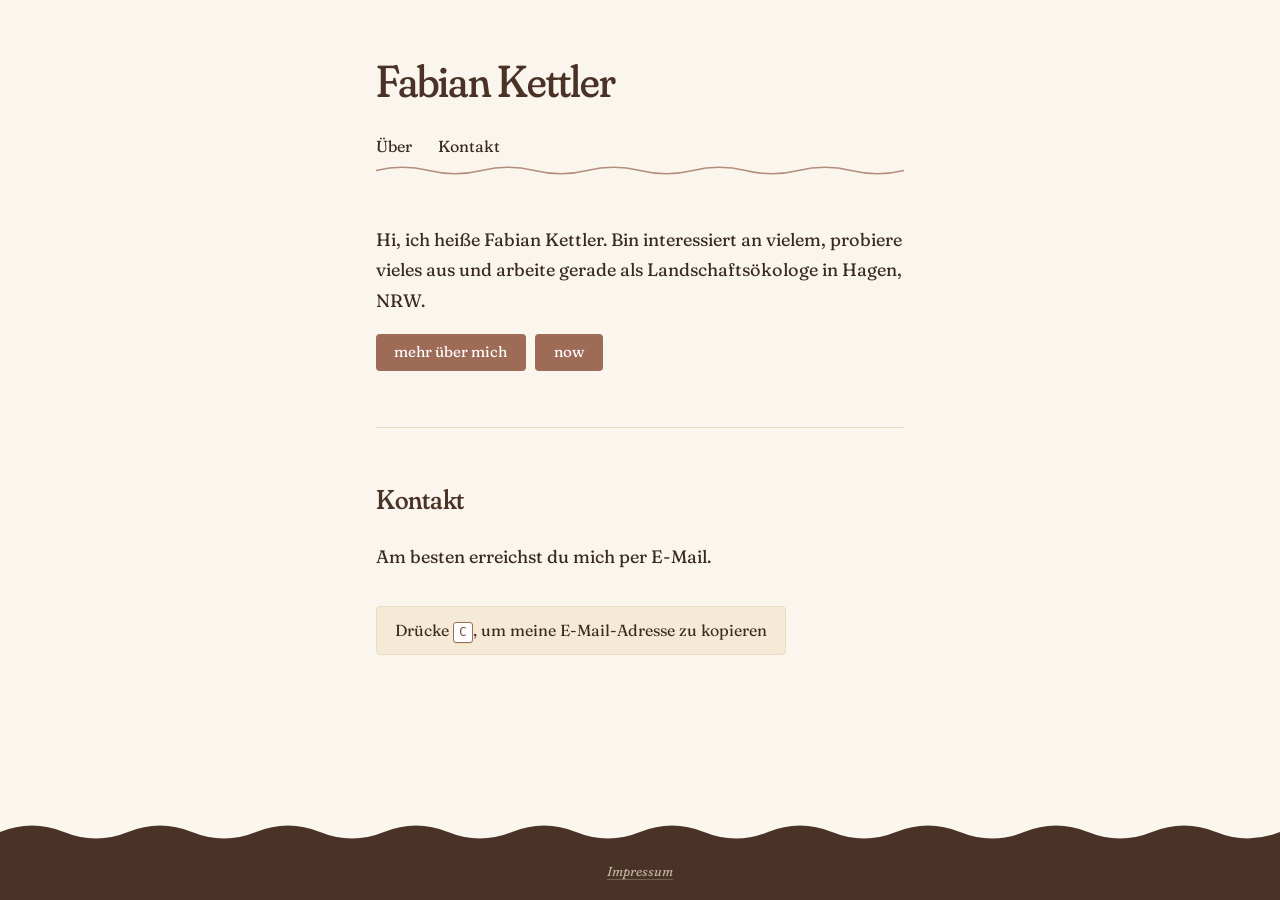
<file: index.html>
<!DOCTYPE html>
<html lang="de">
<head>
  <meta charset="UTF-8">
  <meta name="viewport" content="width=device-width, initial-scale=1.0">
  <title>Fabian Kettler</title>
  <meta name="description" content="Fabian Kettler — Landschaftsökologe in Hagen, NRW.">
  <link rel="icon" type="image/png" href="favicon_fk.png">
  <link rel="apple-touch-icon" href="favicon_fk.png">
  <meta name="robots" content="noai, noimageai, noindex">
  <meta name="GPTBot" content="noindex, nofollow">
  <meta name="ChatGPT-User" content="noindex, nofollow">
  <meta name="Google-Extended" content="noindex, nofollow">
  <meta name="CCBot" content="noindex, nofollow">
  <meta name="anthropic-ai" content="noindex, nofollow">
  <meta name="ClaudeBot" content="noindex, nofollow">
  <meta name="PerplexityBot" content="noindex, nofollow">
  <meta name="Bytespider" content="noindex, nofollow">
  <meta name="cohere-ai" content="noindex, nofollow">
  <link rel="preconnect" href="https://fonts.googleapis.com">
  <link rel="preconnect" href="https://fonts.gstatic.com" crossorigin>
  <link href="https://fonts.googleapis.com/css2?family=Fraunces:ital,opsz,wght,SOFT@0,9..144,300..700,0..100;1,9..144,300..700,0..100&display=swap" rel="stylesheet">
  <link rel="stylesheet" href="style.css">
</head>
<body>
  <div class="wrap">

    <header class="site-header">
      <h1><a href="index.html">Fabian Kettler</a></h1>
    </header>

    <nav class="topnav">
      <a href="#intro">Über</a>
      <a href="#kontakt">Kontakt</a>
    </nav>
    <div class="nav-wave-divider" aria-hidden="true">
      <svg viewBox="0 0 120 3" preserveAspectRatio="none" xmlns="http://www.w3.org/2000/svg">
        <path d="M 0 1.5 Q 6 0 12 1.5 T 24 1.5 T 36 1.5 T 48 1.5 T 60 1.5 T 72 1.5 T 84 1.5 T 96 1.5 T 108 1.5 T 120 1.5"
              fill="none" stroke="currentColor" stroke-width="1.5" stroke-linecap="round" vector-effect="non-scaling-stroke"/>
      </svg>
    </div>

    <main>

      <section id="intro">
        <p>
          Hi, ich heiße Fabian Kettler. Bin interessiert an vielem, probiere
          vieles aus und arbeite gerade als Landschaftsökologe in Hagen, NRW.
        </p>
        <div class="intro-buttons">
          <a href="ueber.html" class="btn">mehr über mich</a>
          <a href="now.html" class="btn">now</a>
        </div>
      </section>

      <div class="ornament" aria-hidden="true"></div>

      <section id="kontakt">
        <h2>Kontakt</h2>
        <p>
          Am besten erreichst du mich per E-Mail.
        </p>
        <button type="button" id="copy-email" class="copy-email" aria-live="polite">
          <span class="copy-email-label">Drücke <kbd>C</kbd>, um meine E-Mail-Adresse zu kopieren</span>
        </button>
      </section>

    </main>
  </div>

  <footer class="site-footer">
    <svg class="footer-wave" viewBox="0 0 60 3" preserveAspectRatio="none" aria-hidden="true">
      <path d="M 0 1.5 Q 1.5 0 3 1.5 T 6 1.5 T 9 1.5 T 12 1.5 T 15 1.5 T 18 1.5 T 21 1.5 T 24 1.5 T 27 1.5 T 30 1.5 T 33 1.5 T 36 1.5 T 39 1.5 T 42 1.5 T 45 1.5 T 48 1.5 T 51 1.5 T 54 1.5 T 57 1.5 T 60 1.5 L 60 3 L 0 3 Z"
            fill="currentColor"/>
    </svg>
    <div class="footer-inner">
      <p class="footer-meta"><a href="impressum.html">Impressum</a></p>
    </div>
  </footer>

  <script>
  (function () {
    var btn = document.getElementById('copy-email');
    if (!btn) return;
    var label = btn.querySelector('.copy-email-label');
    var defaultHTML = label.innerHTML;

    // ---- E-Mail-Adresse (zum Ändern hier anpassen) ----
    var user = 'laenglich.stueck5a';
    var host = 'icloud.com';
    var email = user + '@' + host;

    var resetTimer;

    function showCopied() {
      btn.classList.add('copied');
      label.textContent = 'E-Mail-Adresse in die Zwischenablage kopiert';
      clearTimeout(resetTimer);
      resetTimer = setTimeout(function () {
        btn.classList.remove('copied');
        label.innerHTML = defaultHTML;
      }, 4000);
    }

    function fallbackCopy() {
      var ta = document.createElement('textarea');
      ta.value = email;
      ta.setAttribute('readonly', '');
      ta.style.position = 'absolute';
      ta.style.left = '-9999px';
      document.body.appendChild(ta);
      ta.select();
      try { document.execCommand('copy'); } catch (e) {}
      document.body.removeChild(ta);
      showCopied();
    }

    function copyEmail() {
      if (navigator.clipboard && navigator.clipboard.writeText) {
        navigator.clipboard.writeText(email).then(showCopied, fallbackCopy);
      } else {
        fallbackCopy();
      }
    }

    document.addEventListener('keydown', function (e) {
      if (e.metaKey || e.ctrlKey || e.altKey) return;
      var t = e.target || {};
      var tag = (t.tagName || '').toLowerCase();
      if (tag === 'input' || tag === 'textarea' || t.isContentEditable) return;
      if (e.key === 'c' || e.key === 'C') {
        e.preventDefault();
        copyEmail();
      }
    });

    btn.addEventListener('click', copyEmail);
  })();
  </script>
</body>
</html>
</file>
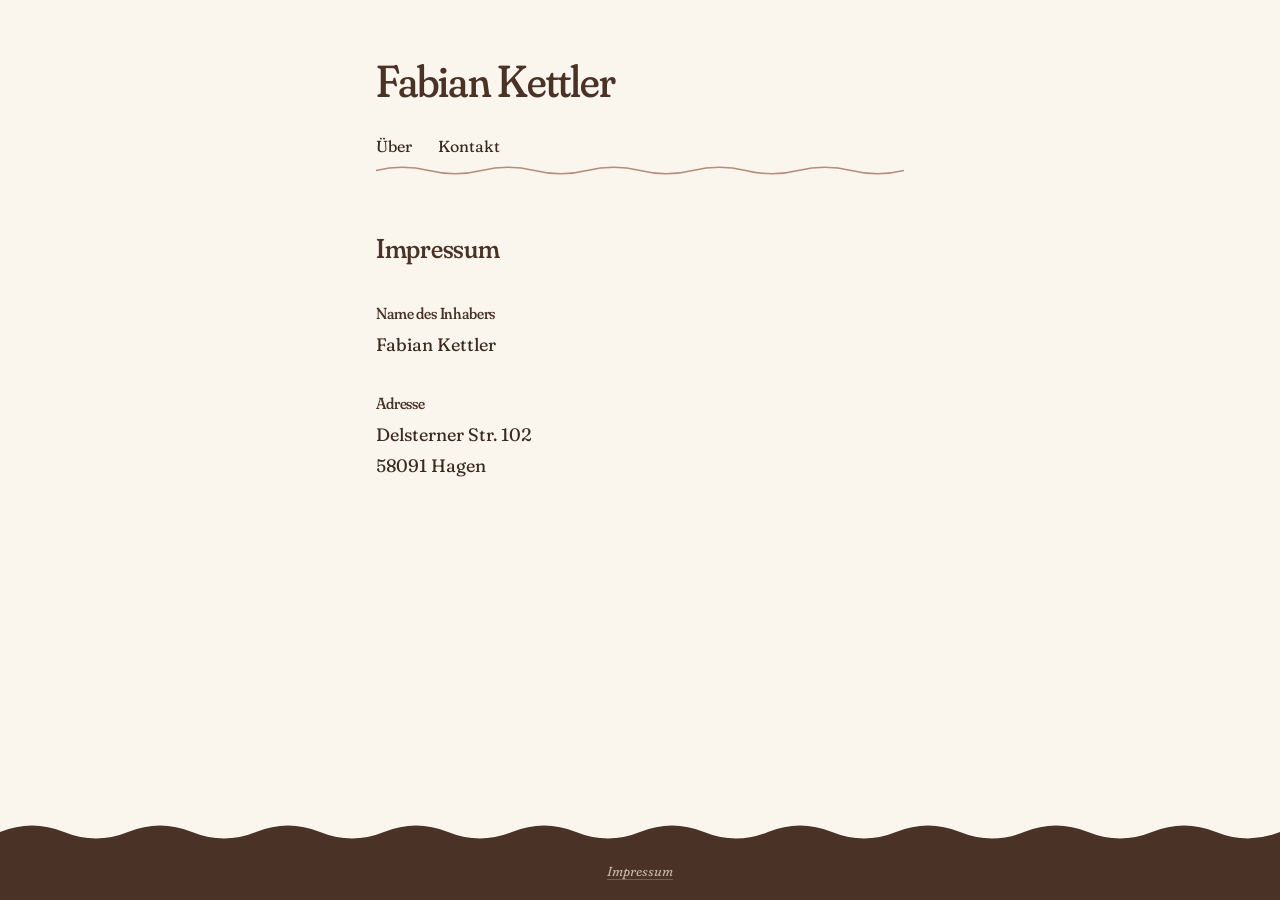
<file: impressum.html>
<!DOCTYPE html>
<html lang="de">
<head>
  <meta charset="UTF-8">
  <meta name="viewport" content="width=device-width, initial-scale=1.0">
  <title>Impressum — Fabian Kettler</title>
  <link rel="icon" type="image/png" href="favicon_fk.png">
  <link rel="apple-touch-icon" href="favicon_fk.png">
  <meta name="robots" content="noai, noimageai, noindex">
  <meta name="GPTBot" content="noindex, nofollow">
  <meta name="ChatGPT-User" content="noindex, nofollow">
  <meta name="ClaudeBot" content="noindex, nofollow">
  <link rel="preconnect" href="https://fonts.googleapis.com">
  <link rel="preconnect" href="https://fonts.gstatic.com" crossorigin>
  <link href="https://fonts.googleapis.com/css2?family=Fraunces:ital,opsz,wght,SOFT@0,9..144,300..700,0..100;1,9..144,300..700,0..100&display=swap" rel="stylesheet">
  <link rel="stylesheet" href="style.css">
</head>
<body>
  <div class="wrap">

    <header class="site-header">
      <h1><a href="index.html">Fabian Kettler</a></h1>
    </header>

    <nav class="topnav">
      <a href="index.html#intro">Über</a>
      <a href="index.html#kontakt">Kontakt</a>
    </nav>
    <div class="nav-wave-divider" aria-hidden="true">
      <svg viewBox="0 0 120 3" preserveAspectRatio="none" xmlns="http://www.w3.org/2000/svg">
        <path d="M 0 1.5 Q 6 0 12 1.5 T 24 1.5 T 36 1.5 T 48 1.5 T 60 1.5 T 72 1.5 T 84 1.5 T 96 1.5 T 108 1.5 T 120 1.5"
              fill="none" stroke="currentColor" stroke-width="1.5" stroke-linecap="round" vector-effect="non-scaling-stroke"/>
      </svg>
    </div>

    <main>
      <section>
        <h2>Impressum</h2>

        <div class="impressum-block">
          <h2>Name des Inhabers</h2>
          <p>Fabian Kettler</p>

          <h2>Adresse</h2>
          <p>Delsterner Str. 102<br>58091 Hagen</p>
        </div>
      </section>
    </main>
  </div>

  <footer class="site-footer">
    <svg class="footer-wave" viewBox="0 0 60 3" preserveAspectRatio="none" aria-hidden="true">
      <path d="M 0 1.5 Q 1.5 0 3 1.5 T 6 1.5 T 9 1.5 T 12 1.5 T 15 1.5 T 18 1.5 T 21 1.5 T 24 1.5 T 27 1.5 T 30 1.5 T 33 1.5 T 36 1.5 T 39 1.5 T 42 1.5 T 45 1.5 T 48 1.5 T 51 1.5 T 54 1.5 T 57 1.5 T 60 1.5 L 60 3 L 0 3 Z"
            fill="currentColor"/>
    </svg>
    <div class="footer-inner">
      <p class="footer-meta"><a href="impressum.html">Impressum</a></p>
    </div>
  </footer>
</body>
</html>
</file>
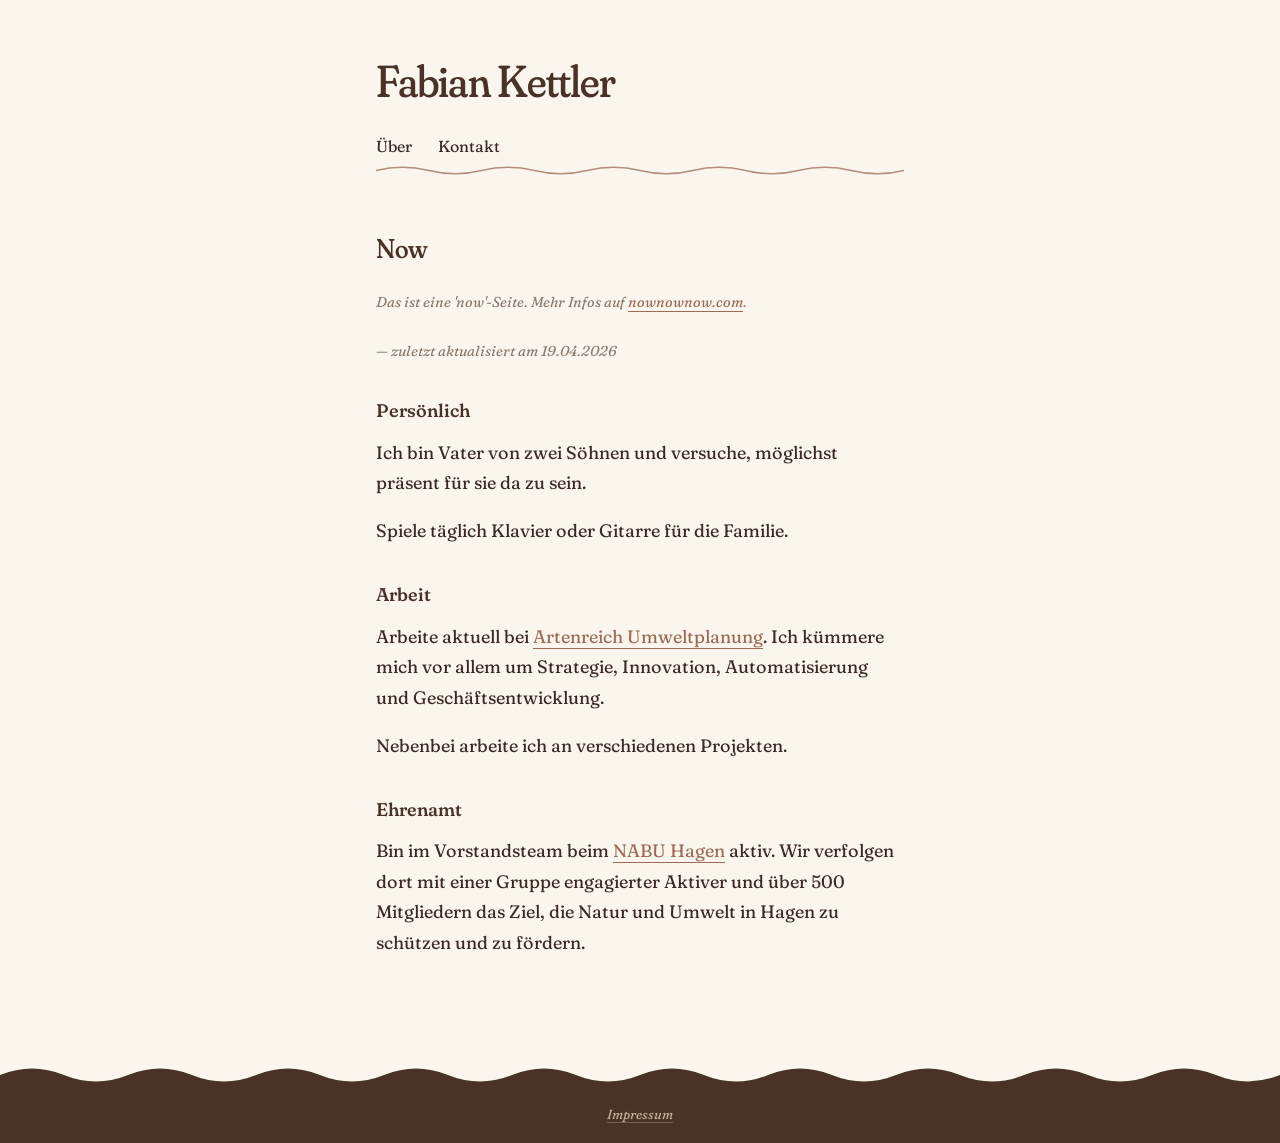
<file: now.html>
<!DOCTYPE html>
<html lang="de">
<head>
  <meta charset="UTF-8">
  <meta name="viewport" content="width=device-width, initial-scale=1.0">
  <title>Now — Fabian Kettler</title>
  <meta name="description" content="Was Fabian Kettler gerade macht.">
  <link rel="icon" type="image/png" href="favicon_fk.png">
  <link rel="apple-touch-icon" href="favicon_fk.png">
  <meta name="robots" content="noai, noimageai, noindex">
  <meta name="GPTBot" content="noindex, nofollow">
  <meta name="ChatGPT-User" content="noindex, nofollow">
  <meta name="Google-Extended" content="noindex, nofollow">
  <meta name="CCBot" content="noindex, nofollow">
  <meta name="anthropic-ai" content="noindex, nofollow">
  <meta name="ClaudeBot" content="noindex, nofollow">
  <meta name="PerplexityBot" content="noindex, nofollow">
  <link rel="preconnect" href="https://fonts.googleapis.com">
  <link rel="preconnect" href="https://fonts.gstatic.com" crossorigin>
  <link href="https://fonts.googleapis.com/css2?family=Fraunces:ital,opsz,wght,SOFT@0,9..144,300..700,0..100;1,9..144,300..700,0..100&display=swap" rel="stylesheet">
  <link rel="stylesheet" href="style.css">
</head>
<body>
  <div class="wrap">

    <header class="site-header">
      <h1><a href="index.html">Fabian Kettler</a></h1>
    </header>

    <nav class="topnav">
      <a href="index.html#intro">Über</a>
      <a href="index.html#kontakt">Kontakt</a>
    </nav>
    <div class="nav-wave-divider" aria-hidden="true">
      <svg viewBox="0 0 120 3" preserveAspectRatio="none" xmlns="http://www.w3.org/2000/svg">
        <path d="M 0 1.5 Q 6 0 12 1.5 T 24 1.5 T 36 1.5 T 48 1.5 T 60 1.5 T 72 1.5 T 84 1.5 T 96 1.5 T 108 1.5 T 120 1.5"
              fill="none" stroke="currentColor" stroke-width="1.5" stroke-linecap="round" vector-effect="non-scaling-stroke"/>
      </svg>
    </div>

    <main>

      <section id="now">
        <h2>Now</h2>
        <p class="now-meta">
          Das ist eine 'now'-Seite. Mehr Infos auf
          <a href="https://nownownow.com/">nownownow.com</a>.
        </p>
        <p class="now-meta">— zuletzt aktualisiert am 19.04.2026</p>

        <h3>Persönlich</h3>
        <p>
          Ich bin Vater von zwei Söhnen und versuche, möglichst präsent für sie
          da zu sein.
        </p>
        <p>
          Spiele täglich Klavier oder Gitarre für die Familie.
        </p>

        <h3>Arbeit</h3>
        <p>
          Arbeite aktuell bei
          <a href="https://www.artenreich.eu/">Artenreich Umweltplanung</a>.
          Ich kümmere mich vor allem um Strategie, Innovation, Automatisierung
          und Geschäftsentwicklung.
        </p>
        <p>
          Nebenbei arbeite ich an verschiedenen Projekten.
        </p>

        <h3>Ehrenamt</h3>
        <p>
          Bin im Vorstandsteam beim
          <a href="https://www.nabu-hagen.de/">NABU Hagen</a> aktiv. Wir verfolgen
          dort mit einer Gruppe engagierter Aktiver und über 500 Mitgliedern
          das Ziel, die Natur und Umwelt in Hagen zu schützen und zu fördern.
        </p>
      </section>

    </main>
  </div>

  <footer class="site-footer">
    <svg class="footer-wave" viewBox="0 0 60 3" preserveAspectRatio="none" aria-hidden="true">
      <path d="M 0 1.5 Q 1.5 0 3 1.5 T 6 1.5 T 9 1.5 T 12 1.5 T 15 1.5 T 18 1.5 T 21 1.5 T 24 1.5 T 27 1.5 T 30 1.5 T 33 1.5 T 36 1.5 T 39 1.5 T 42 1.5 T 45 1.5 T 48 1.5 T 51 1.5 T 54 1.5 T 57 1.5 T 60 1.5 L 60 3 L 0 3 Z"
            fill="currentColor"/>
    </svg>
    <div class="footer-inner">
      <p class="footer-meta"><a href="impressum.html">Impressum</a></p>
    </div>
  </footer>
</body>
</html>
</file>
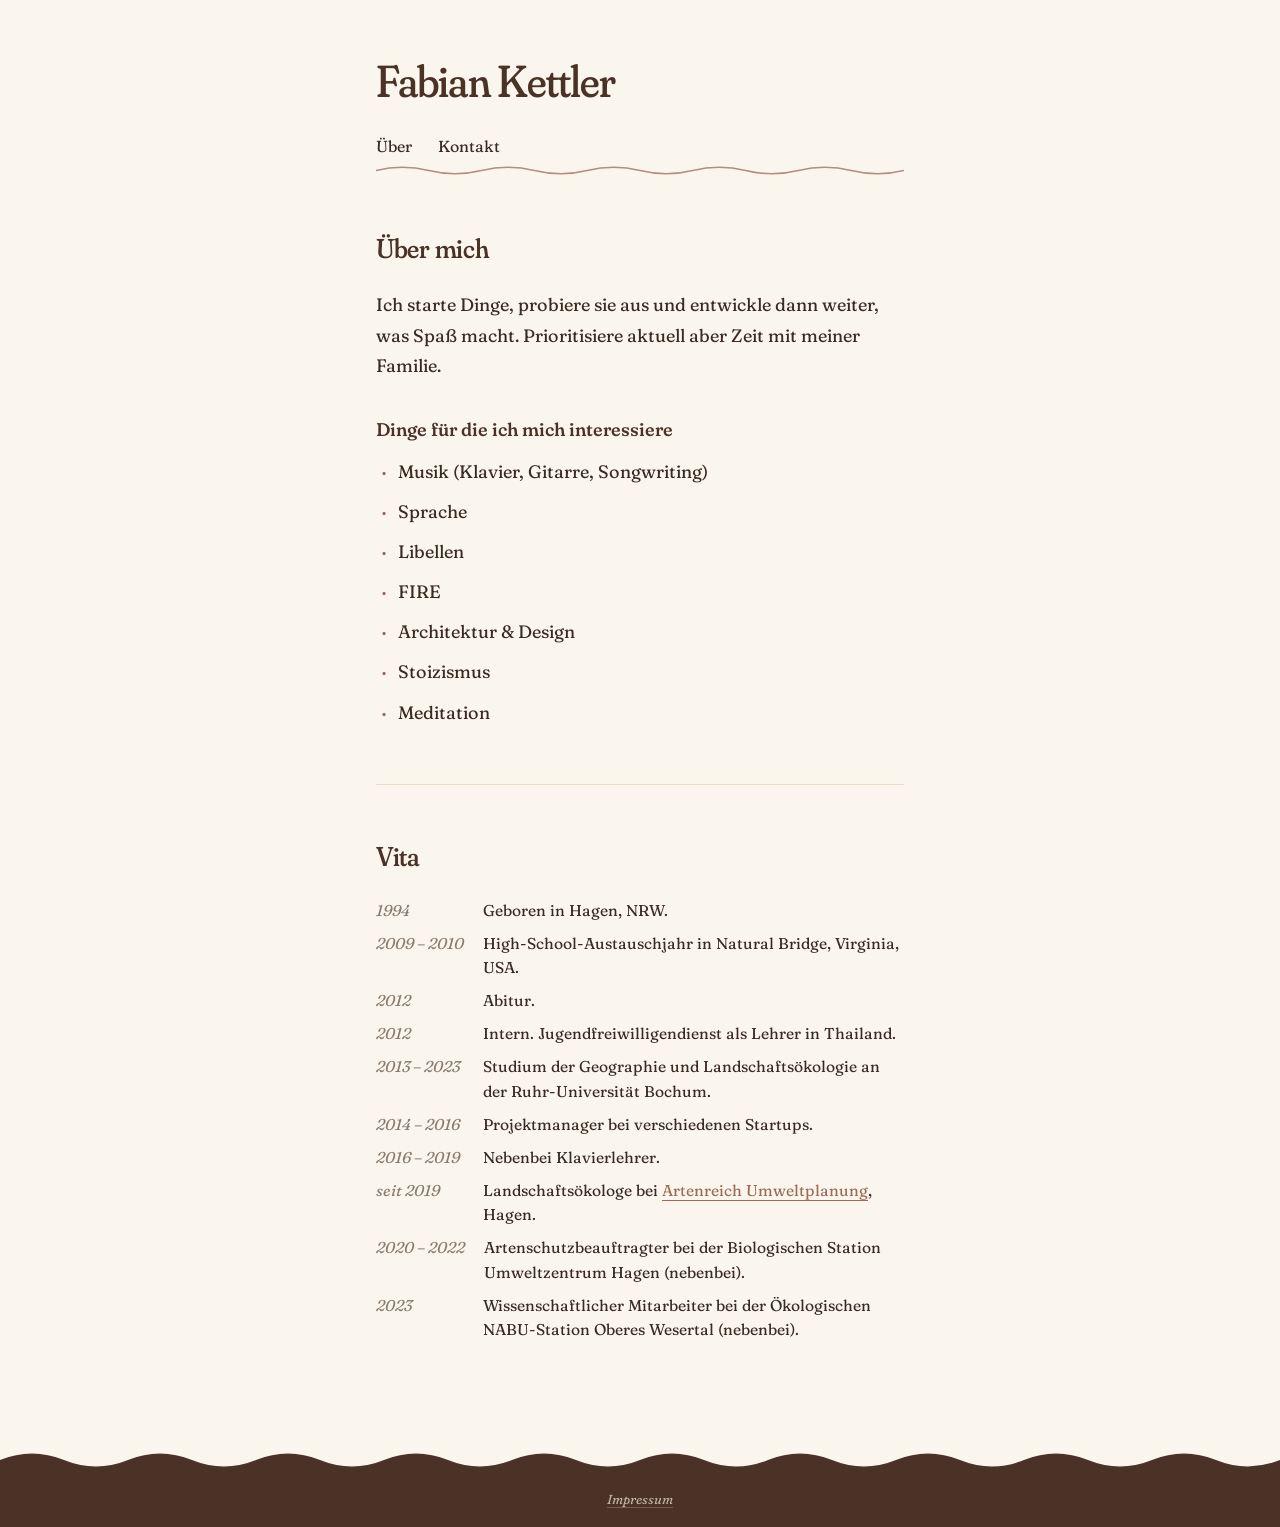
<file: ueber.html>
<!DOCTYPE html>
<html lang="de">
<head>
  <meta charset="UTF-8">
  <meta name="viewport" content="width=device-width, initial-scale=1.0">
  <title>Über mich — Fabian Kettler</title>
  <meta name="description" content="Über Fabian Kettler.">
  <link rel="icon" type="image/png" href="favicon_fk.png">
  <link rel="apple-touch-icon" href="favicon_fk.png">
  <meta name="robots" content="noai, noimageai, noindex">
  <meta name="GPTBot" content="noindex, nofollow">
  <meta name="ChatGPT-User" content="noindex, nofollow">
  <meta name="Google-Extended" content="noindex, nofollow">
  <meta name="CCBot" content="noindex, nofollow">
  <meta name="anthropic-ai" content="noindex, nofollow">
  <meta name="ClaudeBot" content="noindex, nofollow">
  <meta name="PerplexityBot" content="noindex, nofollow">
  <link rel="preconnect" href="https://fonts.googleapis.com">
  <link rel="preconnect" href="https://fonts.gstatic.com" crossorigin>
  <link href="https://fonts.googleapis.com/css2?family=Fraunces:ital,opsz,wght,SOFT@0,9..144,300..700,0..100;1,9..144,300..700,0..100&display=swap" rel="stylesheet">
  <link rel="stylesheet" href="style.css">
</head>
<body>
  <div class="wrap">

    <header class="site-header">
      <h1><a href="index.html">Fabian Kettler</a></h1>
    </header>

    <nav class="topnav">
      <a href="index.html#intro">Über</a>
      <a href="index.html#kontakt">Kontakt</a>
    </nav>
    <div class="nav-wave-divider" aria-hidden="true">
      <svg viewBox="0 0 120 3" preserveAspectRatio="none" xmlns="http://www.w3.org/2000/svg">
        <path d="M 0 1.5 Q 6 0 12 1.5 T 24 1.5 T 36 1.5 T 48 1.5 T 60 1.5 T 72 1.5 T 84 1.5 T 96 1.5 T 108 1.5 T 120 1.5"
              fill="none" stroke="currentColor" stroke-width="1.5" stroke-linecap="round" vector-effect="non-scaling-stroke"/>
      </svg>
    </div>

    <main>

      <section id="ueber">
        <h2>Über mich</h2>
        <p>
          Ich starte Dinge, probiere sie aus und entwickle dann weiter, was Spaß
          macht. Prioritisiere aktuell aber Zeit mit meiner Familie.
        </p>

        <h3>Dinge für die ich mich interessiere</h3>
        <ul class="clean">
          <li>Musik (Klavier, Gitarre, Songwriting)</li>
          <li>Sprache</li>
          <li>Libellen</li>
          <li>FIRE</li>
          <li>Architektur &amp; Design</li>
          <li>Stoizismus</li>
          <li>Meditation</li>
        </ul>
      </section>

      <div class="ornament" aria-hidden="true"></div>

      <section id="vita">
        <h2>Vita</h2>
        <ul class="vita">
          <li><span class="year">1994</span><span>Geboren in Hagen, NRW.</span></li>
          <li><span class="year">2009 – 2010</span><span>High-School-Austauschjahr in Natural Bridge, Virginia, USA.</span></li>
          <li><span class="year">2012</span><span>Abitur.</span></li>
          <li><span class="year">2012</span><span>Intern. Jugendfreiwilligendienst als Lehrer in Thailand.</span></li>
          <li><span class="year">2013 – 2023</span><span>Studium der Geographie und Landschaftsökologie an der Ruhr-Universität Bochum.</span></li>
          <li><span class="year">2014 – 2016</span><span>Projektmanager bei verschiedenen Startups.</span></li>
          <li><span class="year">2016 – 2019</span><span>Nebenbei Klavierlehrer.</span></li>
          <li><span class="year">seit 2019</span><span>Landschaftsökologe bei <a href="https://www.artenreich.eu/" target="_blank" rel="noopener">Artenreich Umweltplanung</a>, Hagen.</span></li>
          <li><span class="year">2020 – 2022</span><span>Artenschutzbeauftragter bei der Biologischen Station Umweltzentrum Hagen (nebenbei).</span></li>
          <li><span class="year">2023</span><span>Wissenschaftlicher Mitarbeiter bei der Ökologischen NABU-Station Oberes Wesertal (nebenbei).</span></li>
        </ul>
      </section>

    </main>
  </div>

  <footer class="site-footer">
    <svg class="footer-wave" viewBox="0 0 60 3" preserveAspectRatio="none" aria-hidden="true">
      <path d="M 0 1.5 Q 1.5 0 3 1.5 T 6 1.5 T 9 1.5 T 12 1.5 T 15 1.5 T 18 1.5 T 21 1.5 T 24 1.5 T 27 1.5 T 30 1.5 T 33 1.5 T 36 1.5 T 39 1.5 T 42 1.5 T 45 1.5 T 48 1.5 T 51 1.5 T 54 1.5 T 57 1.5 T 60 1.5 L 60 3 L 0 3 Z"
            fill="currentColor"/>
    </svg>
    <div class="footer-inner">
      <p class="footer-meta"><a href="impressum.html">Impressum</a></p>
    </div>
  </footer>
</body>
</html>
</file>
<file: style.css>
/* ============================================
   FABIAN KETTLER — style.css
   Gemeinsame Styles für alle Seiten
   ============================================ */

:root {
  --bg:           #faf6ee;
  --bg-soft:      #f4ead6;
  --text:         #3a2a20;
  --text-muted:   #8a7c6d;
  --accent:       #9d6b56;
  --accent-strong:#7c5443;
  --brown-dark:   #4a3326;
  --border:       #e8dcc4;
  --max-width:    36rem;
}

*, *::before, *::after { box-sizing: border-box; }
html { scroll-behavior: smooth; background: var(--brown-dark); }

body {
  margin: 0;
  background: var(--bg);
  color: var(--text);
  font-family: 'Fraunces', Georgia, 'Times New Roman', serif;
  font-variation-settings: "SOFT" 70, "opsz" 14;
  font-size: 18px;
  line-height: 1.7;
  -webkit-font-smoothing: antialiased;
  -moz-osx-font-smoothing: grayscale;
  display: flex;
  flex-direction: column;
  min-height: 100vh;
  min-height: 100dvh;
}

.wrap {
  max-width: var(--max-width);
  width: 100%;
  margin: 0 auto;
  padding: 3.5rem 1.5rem 0;
  flex: 1 0 auto;
}

/* ---- Header ---- */

header.site-header { margin-bottom: 1.2rem; }

header.site-header h1 {
  font-family: 'Fraunces', serif;
  font-variation-settings: "SOFT" 100, "opsz" 144, "wght" 450;
  font-size: clamp(2.2rem, 5vw, 2.8rem);
  letter-spacing: -0.02em;
  margin: 0;
  line-height: 1.1;
  color: var(--brown-dark);
}

header.site-header h1 a {
  color: inherit;
  text-decoration: none;
  border: none;
  transition: color 0.2s ease;
}
header.site-header h1 a:hover { color: var(--accent); }

/* ---- Navigation ---- */

nav.topnav {
  margin-bottom: 0;
  padding: 0.4rem 0 0.15rem;
}

nav.topnav a {
  color: var(--text);
  text-decoration: none;
  margin-right: 1.4rem;
  font-size: 1rem;
  border-bottom: 1px solid transparent;
  padding-bottom: 2px;
  transition: color 0.2s ease, border-color 0.2s ease;
}

nav.topnav a:hover,
nav.topnav a.active {
  color: var(--accent);
  border-bottom-color: var(--accent);
}

/* Nav-Trennwelle (ersetzt den Strich) */
.nav-wave-divider {
  margin-bottom: 3rem;
  line-height: 0;
}
.nav-wave-divider svg {
  display: block;
  width: 100%;
  height: 13px;
  color: var(--accent);
  opacity: 0.75;
}

/* ---- Sektionen ---- */

section { margin-bottom: 3.5rem; }

section h2 {
  font-family: 'Fraunces', serif;
  font-variation-settings: "SOFT" 90, "opsz" 96, "wght" 500;
  font-size: 1.7rem;
  letter-spacing: -0.01em;
  margin: 0 0 1.2rem;
  color: var(--brown-dark);
}
section h2 a { color: inherit; border: none; transition: color 0.2s ease; }
section h2 a:hover { color: var(--accent); }

section h3 {
  font-family: 'Fraunces', serif;
  font-variation-settings: "SOFT" 80, "opsz" 36, "wght" 550;
  font-size: 1.15rem;
  margin: 2rem 0 0.7rem;
  color: var(--brown-dark);
}

p { margin: 0 0 1.1rem; }

a {
  color: var(--accent);
  text-decoration: none;
  border-bottom: 1px solid var(--accent);
  transition: color 0.2s ease, border-color 0.2s ease;
}
a:hover { color: var(--accent-strong); border-bottom-color: var(--accent-strong); }

/* ---- Link-Zeilen (→ Mehr über mich) ---- */
.arrow-links {
  display: flex;
  gap: 1.5rem;
  flex-wrap: wrap;
  margin-top: 0.3rem;
}
.arrow-links a { font-style: italic; }

/* ---- Button ---- */
.btn {
  display: inline-block;
  background: var(--accent);
  color: #fff !important;
  padding: 0.45rem 1.15rem;
  border-radius: 4px;
  font-size: 0.95rem;
  border: none !important;
  font-style: normal;
  transition: background 0.2s ease, transform 0.1s ease;
  cursor: pointer;
  line-height: 1.5;
  margin-top: 0.6rem;
}
.btn:hover {
  background: var(--accent-strong);
  color: #fff !important;
  border: none !important;
  transform: translateY(-1px);
}

/* ---- Buttons im Intro nebeneinander ---- */
.intro-buttons {
  display: flex;
  gap: 0.6rem;
  flex-wrap: wrap;
  margin-top: 0.6rem;
}
.intro-buttons .btn { margin-top: 0; }

/* ---- Projektbilder ---- */
.project-image {
  max-width: 100%;
  height: auto;
  display: block;
  margin: 1.5rem 0 0.4rem;
  border-radius: 3px;
}
.img-scroll {
  overflow-x: auto;
  -webkit-overflow-scrolling: touch;
  margin: 1.5rem 0 0.4rem;
}
.img-scroll img { max-width: 100%; height: auto; display: block; }
.image-caption {
  font-size: 0.87rem;
  color: var(--text-muted);
  font-style: italic;
  margin: 0 0 1.5rem;
}

/* ---- Download-Bereich ---- */
.download-section {
  background: var(--bg-soft);
  border-radius: 4px;
  padding: 1.2rem 1.4rem;
  margin: 2rem 0;
}
.download-note {
  font-size: 0.9rem;
  color: var(--text-muted);
  margin: 0.7rem 0 0;
  font-style: italic;
}

/* ---- Clean-Liste ---- */
ul.clean { list-style: none; padding: 0; margin: 0 0 1.2rem; }
ul.clean li {
  position: relative;
  padding-left: 1.4rem;
  margin-bottom: 0.6rem;
}
ul.clean li::before {
  content: "·";
  position: absolute;
  left: 0.3rem;
  color: var(--accent);
  font-size: 1.4rem;
  line-height: 1.3;
}

/* ---- Vita ---- */
ul.vita { list-style: none; padding: 0; margin: 1rem 0 0; }
ul.vita li {
  display: flex;
  gap: 1.2rem;
  align-items: baseline;
  margin-bottom: 0.55rem;
  font-size: 0.98rem;
  line-height: 1.55;
}
ul.vita .year {
  flex: 0 0 5.5rem;
  font-style: italic;
  color: var(--text-muted);
  font-feature-settings: "tnum";
  white-space: nowrap;
}

/* ---- Artikel-Liste ---- */
ul.article-list { list-style: none; padding: 0; margin: 0; }
ul.article-list li {
  padding: 1rem 0;
  border-top: 1px solid var(--border);
}
ul.article-list li:last-child { border-bottom: 1px solid var(--border); }

.article-header {
  display: flex;
  align-items: baseline;
  gap: 0.8rem;
  flex-wrap: wrap;
  margin-bottom: 0.25rem;
}
.article-title {
  font-family: 'Fraunces', serif;
  font-variation-settings: "SOFT" 80, "opsz" 24, "wght" 500;
  font-size: 1.1rem;
  color: var(--brown-dark);
  border-bottom: 1px solid var(--brown-dark);
}
.article-title:hover { color: var(--accent); border-bottom-color: var(--accent); }

.article-date {
  font-style: italic;
  color: var(--text-muted);
  font-size: 0.9rem;
}
.article-excerpt {
  color: var(--text-muted);
  font-size: 0.97rem;
  margin: 0 0 0.3rem;
  line-height: 1.55;
}
.more-link { margin-top: 1.2rem; font-style: italic; }

/* ---- Projektliste ---- */
ul.projects { list-style: none; padding: 0; margin: 1.5rem 0 0; }
ul.projects li { padding: 1.1rem 0; border-top: 1px solid var(--border); }
ul.projects li:last-child { border-bottom: 1px solid var(--border); }
ul.projects .project-title {
  font-family: 'Fraunces', serif;
  font-variation-settings: "SOFT" 80, "opsz" 24, "wght" 500;
  font-size: 1.1rem;
  margin: 0 0 0.2rem;
  display: block;
  color: var(--brown-dark);
  text-decoration: none;
  border: none;
}
ul.projects .project-title:hover { color: var(--accent); }
ul.projects .project-desc { color: var(--text-muted); font-size: 0.95rem; margin: 0; }
ul.projects .project-year {
  font-style: italic;
  color: var(--text-muted);
  font-size: 0.85rem;
  margin-left: 0.5rem;
}

/* ---- Now-Meta ---- */
.now-meta {
  font-style: italic;
  color: var(--text-muted);
  font-size: 0.9rem;
  margin-bottom: 1.5rem;
}

/* ---- Sektions-Trenner (gerade Linie) ---- */
.ornament {
  width: 100%;
  height: 0;
  border-top: 1px solid var(--border);
  margin: 2.5rem 0 3rem;
  opacity: 1;
}
.ornament svg { display: none; }

/* ---- E-Mail kopieren (Kontakt) ---- */
.copy-email {
  display: inline-flex;
  align-items: center;
  gap: 0.5rem;
  margin-top: 1rem;
  background: var(--bg-soft);
  color: var(--text);
  border: 1px solid var(--border);
  border-radius: 4px;
  padding: 0.7rem 1.1rem;
  font-family: inherit;
  font-size: 1rem;
  line-height: 1.5;
  text-align: left;
  cursor: pointer;
  transition: background 0.2s ease, border-color 0.2s ease, color 0.2s ease;
}
.copy-email:hover { border-color: var(--accent); color: var(--accent-strong); }
.copy-email:focus-visible { outline: 2px solid var(--accent); outline-offset: 2px; }
.copy-email.copied {
  background: var(--accent);
  color: #fff;
  border-color: var(--accent);
}
.copy-email kbd {
  display: inline-block;
  min-width: 1.6em;
  text-align: center;
  padding: 0.05em 0.4em;
  border: 1px solid var(--accent);
  border-radius: 3px;
  background: #fff;
  color: var(--accent-strong);
  font-family: ui-monospace, "SF Mono", Menlo, Consolas, monospace;
  font-size: 0.8em;
  font-style: normal;
  box-shadow: 0 1px 0 var(--border);
  line-height: 1.4;
}
.copy-email.copied kbd {
  border-color: #fff;
  background: #fff;
  color: var(--accent);
}

/* ---- Artikel-Seite ---- */
.back-link {
  display: inline-block;
  color: var(--text-muted);
  font-size: 0.95rem;
  font-style: italic;
  margin-bottom: 2rem;
  border: none;
}
.back-link:hover { color: var(--accent); border: none; }

.article-byline {
  font-style: italic;
  color: var(--text-muted);
  font-size: 0.92rem;
  margin: -0.6rem 0 2rem;
}

.article-body p { margin-bottom: 1.3rem; }

.article-location {
  font-style: italic;
  color: var(--text-muted);
  font-size: 0.9rem;
  margin-top: 2.5rem;
  padding-top: 1.2rem;
  border-top: 1px solid var(--border);
}

/* ---- Impressum ---- */
.impressum-block h2 {
  font-size: 1rem;
  margin: 1.8rem 0 0.2rem;
  color: var(--brown-dark);
}
.impressum-block p { margin: 0; }

/* ---- Diverses ---- */
.quiet { color: var(--text-muted); font-style: italic; }

/* ---- Footer ---- */
footer.site-footer { margin-top: 3rem; position: relative; flex-shrink: 0; }

.footer-wave { display: block; width: 100%; height: 26px; color: var(--brown-dark); }

.footer-inner {
  background: var(--brown-dark);
  color: var(--bg-soft);
  text-align: center;
  padding: 1rem 1.5rem 1.1rem;
  margin-top: -1px;
}

.footer-inner p { margin: 0.4rem 0; font-size: 0.9rem; }
.footer-inner .footer-meta {
  font-size: 0.82rem;
  opacity: 0.7;
  margin: 0;
  font-style: italic;
}
.footer-inner a { color: var(--bg-soft); border-bottom-color: rgba(244,234,214,0.35); }
.footer-inner a:hover { color: #fff; border-bottom-color: #fff; }

/* ---- Responsive ---- */
@media (max-width: 480px) {
  .wrap { padding: 2.5rem 1.25rem 0; }
  nav.topnav a { margin-right: 0.9rem; font-size: 0.95rem; }
  section h2 { font-size: 1.5rem; }
  ul.vita li { flex-direction: column; gap: 0.1rem; margin-bottom: 0.9rem; }
  ul.vita .year { flex: 0 0 auto; }
  .arrow-links { flex-direction: column; gap: 0.4rem; }
}

/* ---- (Animation entfernt) ---- */
</file>
